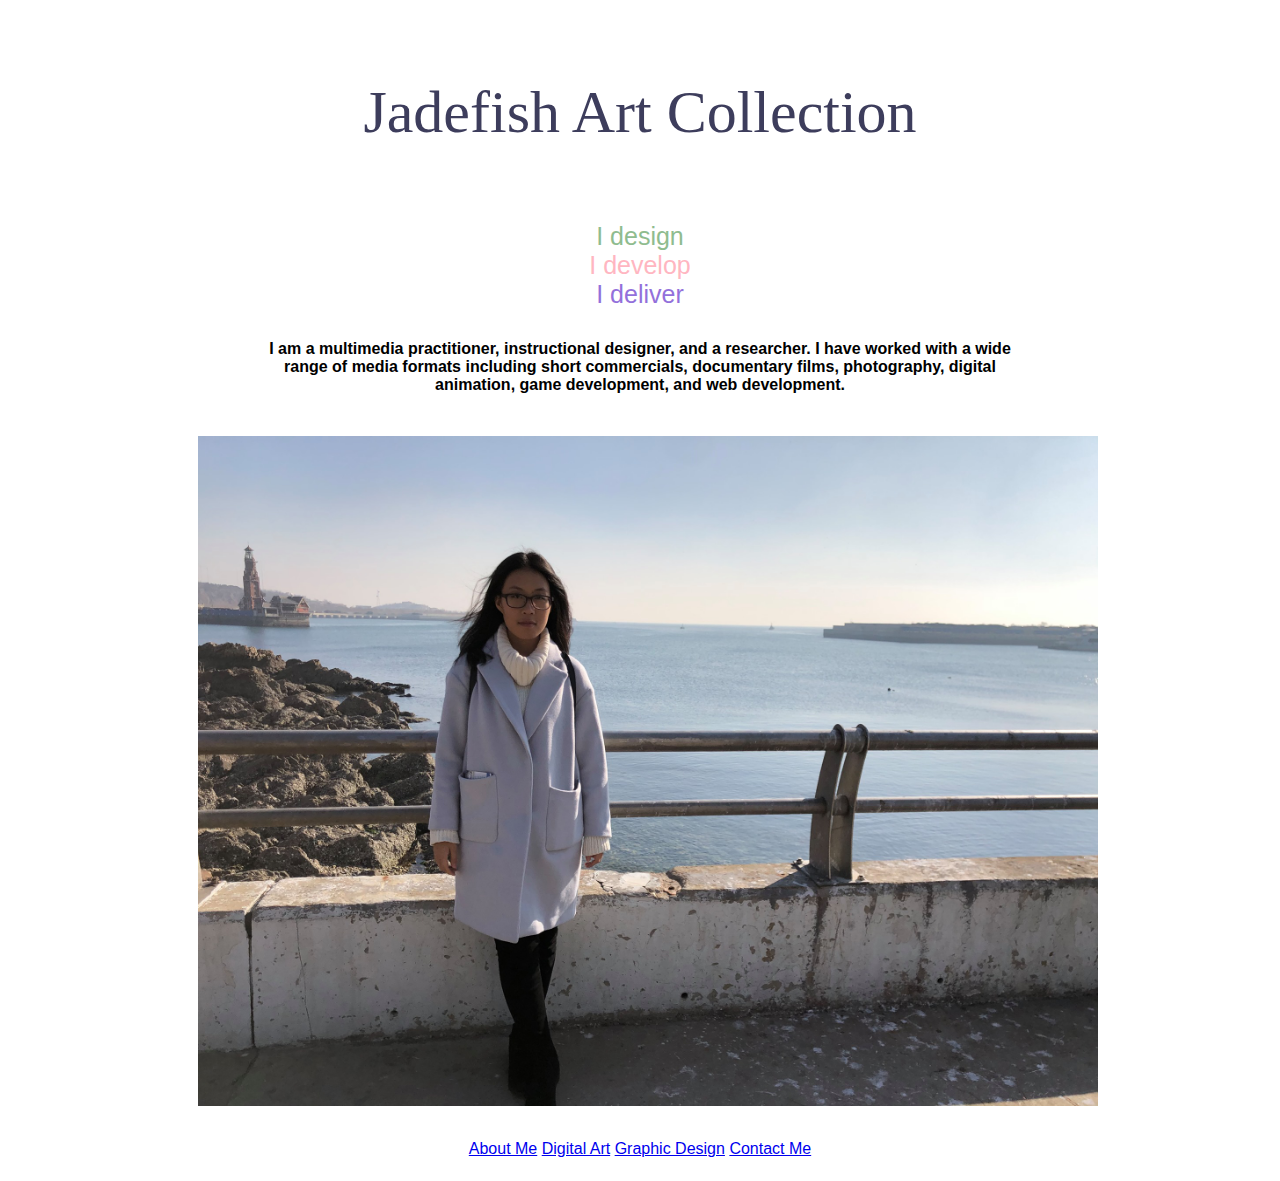
<file: index.html>
<!DOCTYPE html>
<html>

<link rel="stylesheet" href="https://stackpath.bootstrapcdn.com/bootstrap/4.1.1/css/bootstrap.min.css" integrity="sha384-WskhaSGFgHYWDcbwN70/dfYBj47jz9qbsMId/iRN3ewGhXQFZCSftd1LZCfmhktB" crossorigin="anonymous">

<link rel="stylesheet" href="https://fonts.googleapis.com/css?family=Lobster">

<link rel="stylesheet" type="text/css" href="variable.css">

<div class = "centerh" id = "fontattributes">

<p>
Jadefish Art Collection
</p>

</div>


<div class="container" id = "font">
  <div class="row">
    <div class="col align-self-start" id = "font1">
      I design
    </div>
    <div class="col align-self-center" id = "font2">
      I develop
    </div>
    <div class="col align-self-end" id = "font3">
      I deliver
    </div>
  </div>
</div>


<div class = "centerp">
<h4>
I am a multimedia practitioner, instructional designer, and a researcher. I have worked with a wide range of media formats including short commercials, documentary films, photography, digital animation, game development, and web development. 
</h4>
</div>

<div class = "centerpic">
<img src="AboutMe.jpg" alt="Italian Trulli" width="900" height="670">
</div>



<div class = "centerpic">
<a href = "index.html" button type="button" class="btn btn-danger">About Me</a>
<a href = "digitalArt.html" button type="button" class="btn btn-success">Digital Art</a>
<a href = "graphicdesign.html" button type="button" class="btn btn-info">Graphic Design</a>
<a href = "contact.html" button type="button" class="btn btn-warning">Contact Me</a>

</div>




</html>

<style>

@media (min-width: 500px){
.centerh {
	text-align: center;
  margin: auto;
  width: 50%;
  border: 3px;
  padding: 10px;
  font-family:Verdana;
  font-size: 60px;
}

.centerp
{
  text-align: center;
	margin: auto;
  width: 60%;
  border: 5px;
  padding: 5px;
  font-family: "Comic Sans MS", cursive, sans-serif;

}

.centerpic
{
  text-align: center;
  margin: auto;
  width: 70%;
  border: 10px;
  padding: 15px;
  font-family: "Comic Sans MS", cursive, sans-serif;
}

#font
{
  text-align: center;
	margin: auto;
  width: 60%;
  border: 5px;
  padding: 5px;
  font-family: "Comic Sans MS", cursive, sans-serif;
  font-size: 25px;
}

#font1
{
	color: #8FBC8F;
}

#font2
{
	color: #FFB6C1;
}

#font3
{
	color: #9370DB;
}
}


@media (max-width: 499px){
.centerh {
  text-align: center;
  margin: auto;
  width: 50%;
  border: 3px;
  padding: 3px;
  font-family:Verdana;
  font-size: 60px;
}

.centerp
{
  text-align: center;
	margin: auto;
  width: 60%;
  border: 5px;
  padding: 5px;
  font-family: "Comic Sans MS", cursive, sans-serif;

}

.centerpic
{
  text-align: center;
  margin: auto;
  width: 70%;
  border: 5px;
  padding: 5px;
  font-family: "Comic Sans MS", cursive, sans-serif;
}

#font
{
  text-align: center;
	margin: auto;
  width: 60%;
  border: 5px;
  padding: 5px;
  font-family: "Comic Sans MS", cursive, sans-serif;
  font-size: 25px;
}

#font1
{
	color: #8FBC8F;
}

#font2
{
	color: #FFB6C1;
}

#font3
{
	color: #9370DB;
}
}
</style>
</file>
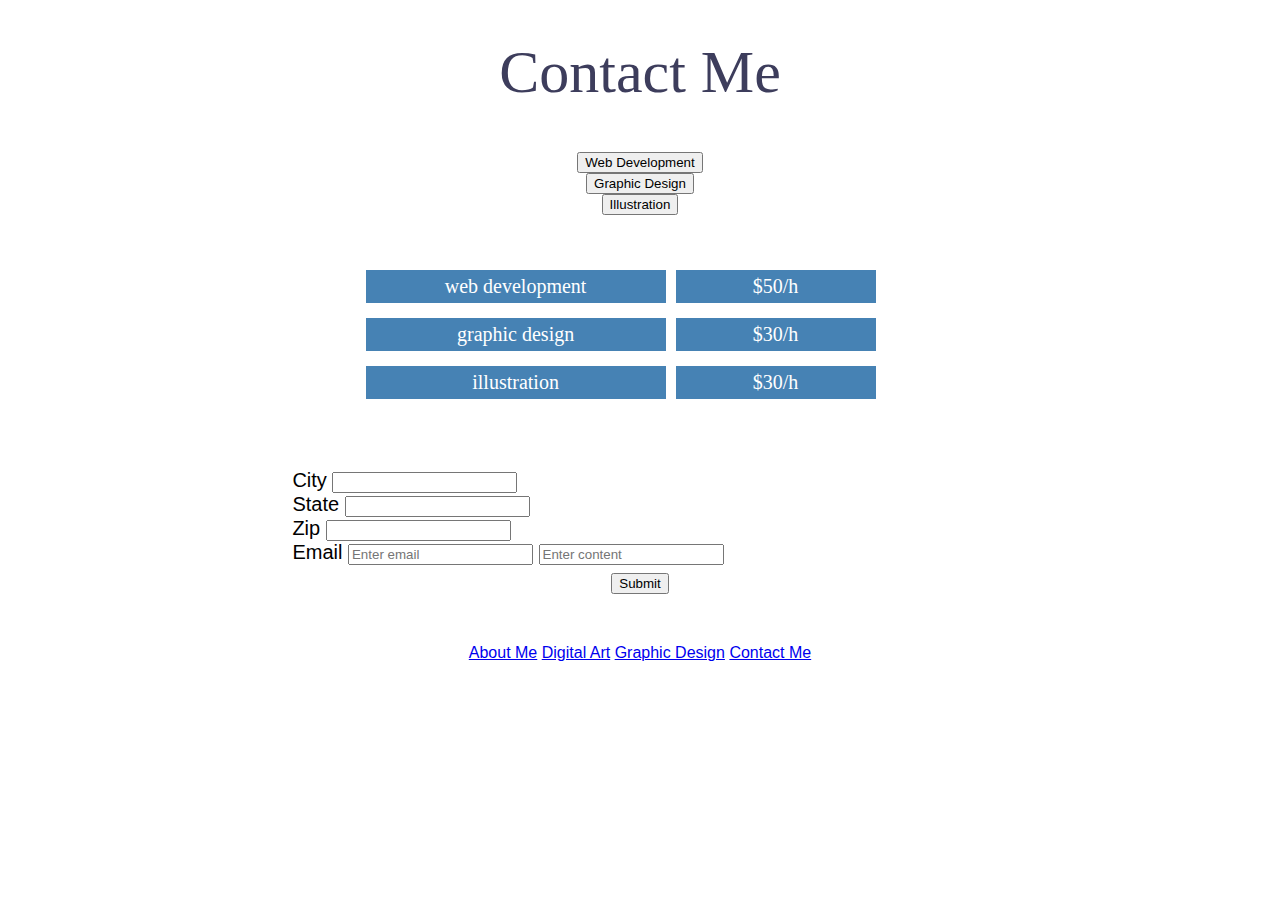
<file: contact.html>
<!DOCTYPE html>
<html>
<meta name="viewport" content="width=device-width, initial-scale=1.0">
<link rel="stylesheet" href="https://stackpath.bootstrapcdn.com/bootstrap/4.1.1/css/bootstrap.min.css" integrity="sha384-WskhaSGFgHYWDcbwN70/dfYBj47jz9qbsMId/iRN3ewGhXQFZCSftd1LZCfmhktB" crossorigin="anonymous">

<link rel="stylesheet" type="text/css" href="variable.css">

<div class = "centerh" id = "fontattributes">
<h>
Contact Me
</h>

</div>

<div class = "centerb">
<div class="container">
  <div class="row">
    <div class="col-sm">
      <button type="button" class="btn btn-outline-secondary">Web Development</button>
    </div>
    <div class="col-sm">
      <button type="button" class="btn btn-outline-secondary">Graphic Design</button> 
    </div>
    <div class="col-sm">
      <button type="button" class="btn btn-outline-secondary">Illustration</button>
    </div>
  </div>
</div>
</div>

<div class = "centerh">   
        <div class="grid">
            <div class="grid-item" >web development</div>
            <div class="grid-item">$50/h</div>
            <div class="grid-item">graphic design</div>
            <div class="grid-item">$30/h</div>
            <div class="grid-item">illustration</div>
            <div class="grid-item">$30/h</div>
            
        </div>
</div>



<div class = "centerform">
<form>

	<div class="form-row">
    <div class="form-group col-md-6">
      <label for="inputCity">City</label>
      <input type="text" class="form-control" id="inputCity">
    </div>
    <div class="form-group col-md-4">
      <label for="inputState">State</label>
      <input type="text" class="form-control">
    </div>
    <div class="form-group col-md-2">
      <label for="inputZip">Zip</label>
      <input type="text" class="form-control" id="inputZip">
    </div>
  </div>

  <div class="form-group">
    <label for="exampleInputEmail1">Email</label>
    <input type="email" class="form-control" id="exampleInputEmail1" aria-describedby="emailHelp" placeholder="Enter email">
    <input class="form-control" type="text" placeholder="Enter content">
  </div>
  <div class = "centersub">
<button type="submit" class="btn btn-primary" >Submit</button>
</div>

</form>
</div>



<div class = "centerb">
<a href = "index.html" button type="button" class="btn btn-danger">About Me</a>
<a href = "digitalArt.html" button type="button" class="btn btn-success">Digital Art</a>
<a href = "graphicdesign.html" button type="button" class="btn btn-info">Graphic Design</a>
<a href = "contact.html" button type="button" class="btn btn-warning">Contact Me</a>
</div>


</html>

<style>

.centerh {
  text-align: center;
  margin: auto;
  width: 45%;
  border: 3px;
  padding: 30px;
  font-family:Verdana;
  font-size: 60px;
}

.centerb {
  text-align: center;
	margin: auto;
  width: 70%;
  border: 10px;
  padding: 15px;
  font-family: "Comic Sans MS", cursive, sans-serif;
}

.centerw {
  text-align: center;
	margin: auto;
  width: 90%;
  border: 10px;
  padding: 15px;
  font-family: "Comic Sans MS", cursive, sans-serif;
  font-size:30px;
}

.centerform {
  
  margin: auto;
  width: 55%;
  border: 3px;
  padding: 30px;
   font-family: Helvetica, Arial, sans-serif;
  font-size: 20px;
}

.centersub {
  text-align: center;
	margin: auto;
  width: 30%;
  border: 10px;
  padding: 5px;
  font-family: "Comic Sans MS", cursive, sans-serif;
}




   
            .grid {
                background-color: white;
                display: grid;
                padding: 10px;
                grid-column-gap: 10px;
                grid-row-gap: 15px;
                grid-template-columns: 300px 200px;
            }

            .grid-item {
                background-color: #4682B4;
                font-size: 20px;
                padding: 5px;
                text-align: center;
                color: white
            }
</file>
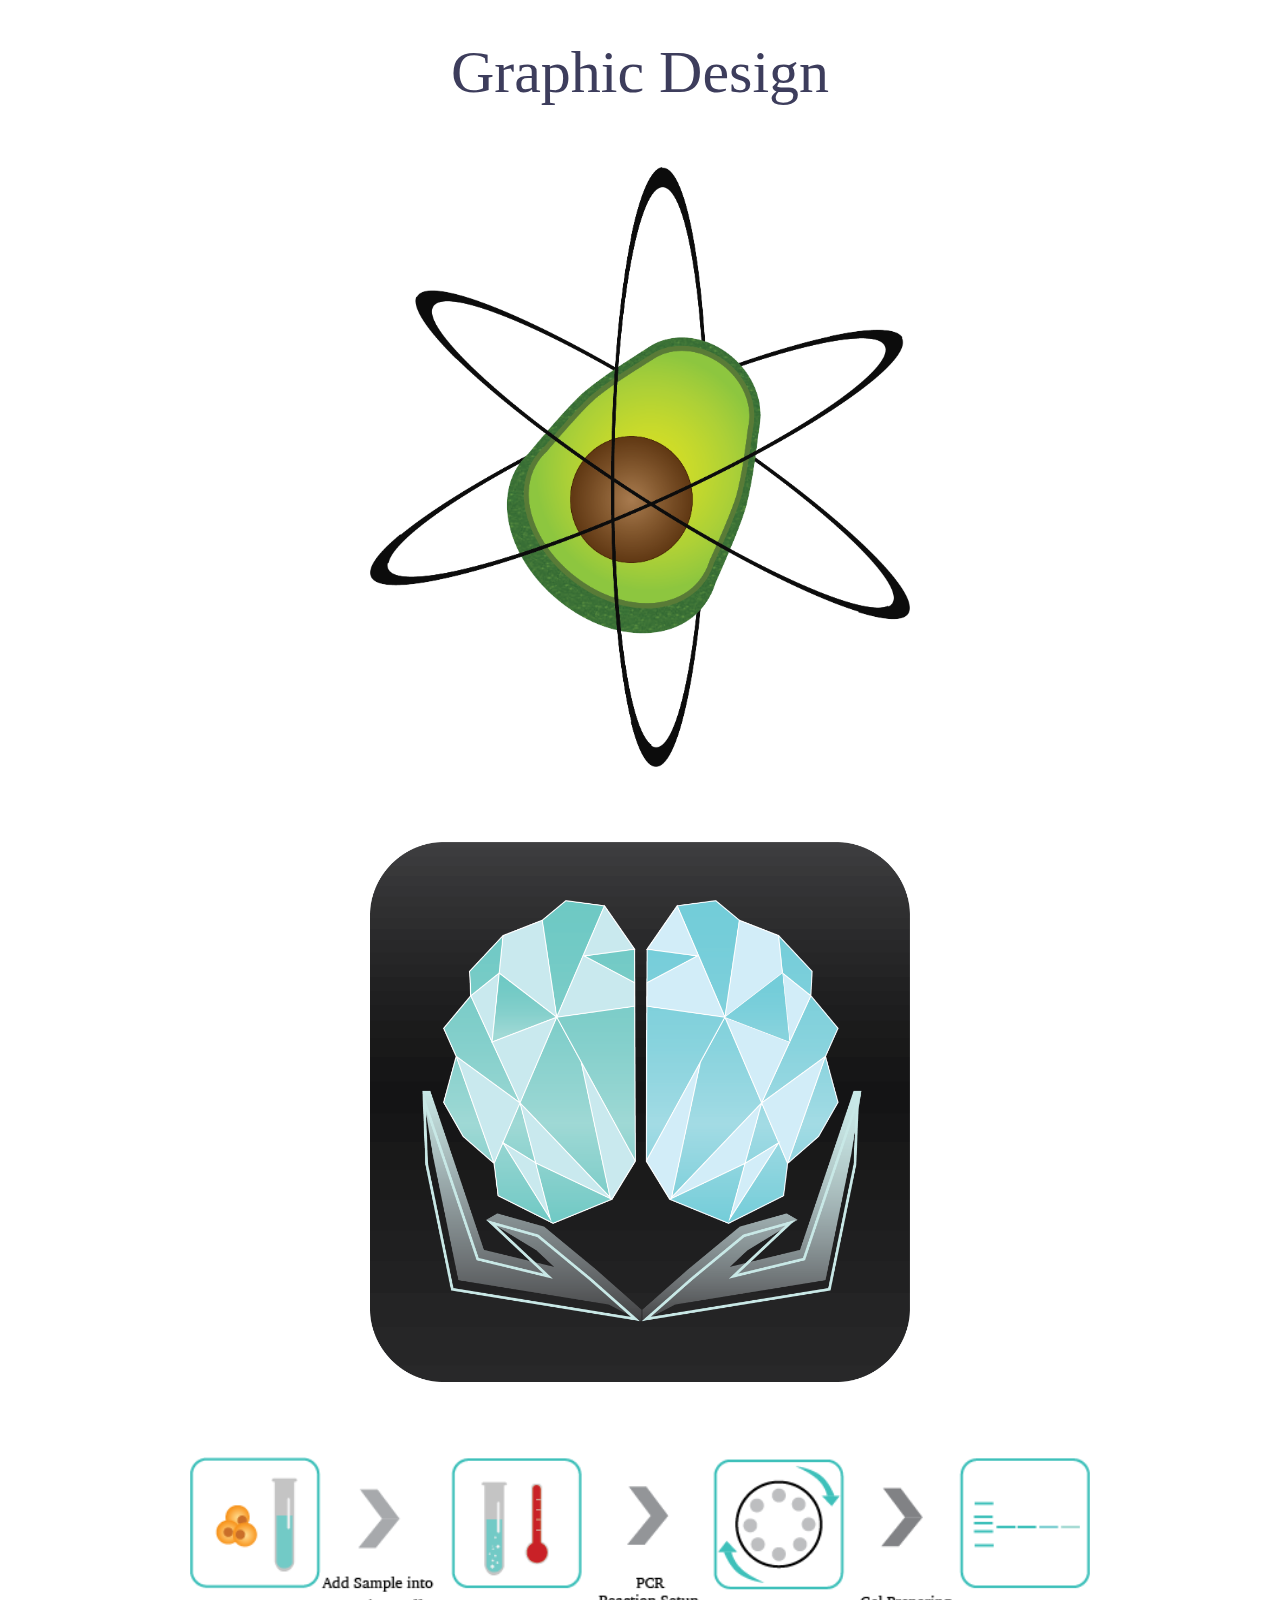
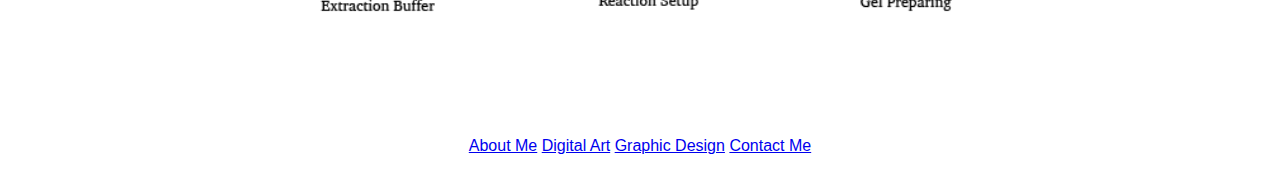
<file: graphicdesign.html>
<!DOCTYPE html>
<html>

<link rel="stylesheet" href="https://stackpath.bootstrapcdn.com/bootstrap/4.1.1/css/bootstrap.min.css" integrity="sha384-WskhaSGFgHYWDcbwN70/dfYBj47jz9qbsMId/iRN3ewGhXQFZCSftd1LZCfmhktB" crossorigin="anonymous">


<link rel="stylesheet" type="text/css" href="variable.css">

<div class = "centerh" id = "fontattributes">
<h>
Graphic Design
</h>

</div>


<div class="centerh"> 
    <img src="nuclear.png" width="540" height="600">
</div>

<div class="centerh" >  
    <img src="design7.png" width="540" height="540">
</div>

<div id="centerw" >
    <img src="material.png" width="900" height="220">
 </div>



<div class = "centerb">
<a href = "index.html" button type="button" class="btn btn-danger">About Me</a>
<a href = "digitalArt.html" button type="button" class="btn btn-success">Digital Art</a>
<a href = "graphicdesign.html" button type="button" class="btn btn-info">Graphic Design</a>
<a href = "contact.html" button type="button" class="btn btn-warning">Contact Me</a>
</div>


</html>

<style>
.centerh {
  text-align: center;
  margin: auto;
  width: 45%;
  border: 3px;
  padding: 30px;
  font-family:Verdana;
  font-size: 60px;
}

#centerw{

	 text-align: center;
  margin: auto;
  width: 90%;
  border: 3px;
  padding: 30px;
  font-family:Verdana;
  font-size: 60px;

}

.centerb {
  text-align: center;
	margin: auto;
  width: 70%;
  border: 10px;
  padding: 15px;
  font-family: "Comic Sans MS", cursive, sans-serif;
}
</file>
<file: variable.css>
#fontattributes {
  color: #3d3d5c; }

/*# sourceMappingURL=variable.css.map */
</file>
